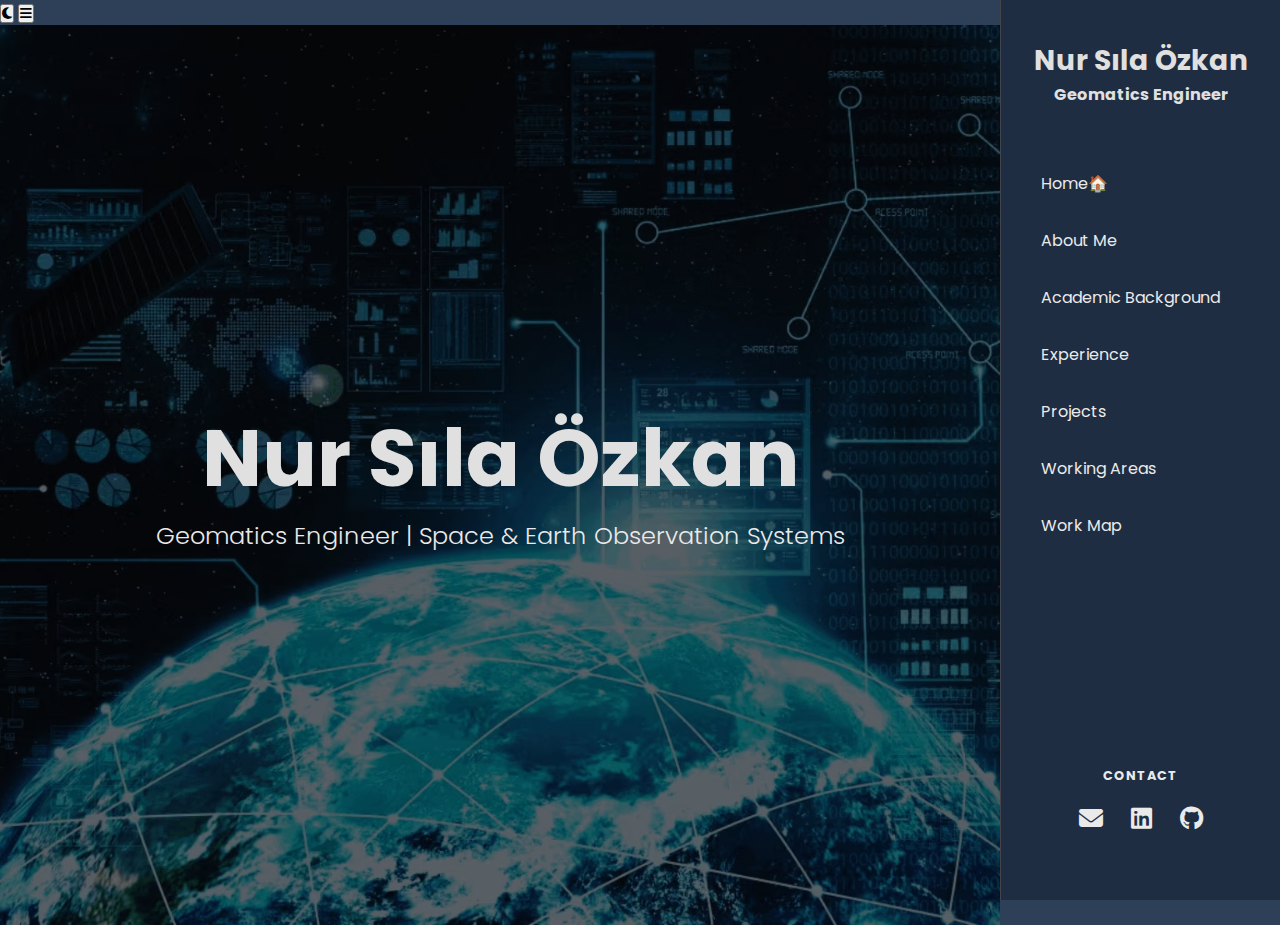
<file: index.html>
<!DOCTYPE html>
<html lang="en">
<head>
    <meta charset="UTF-8">
    <meta name="viewport" content="width=device-width, initial-scale=1.0">
    <title>Nur Sıla Özkan - Geomatics Engineer</title>
    <link rel="stylesheet" href="style.css">
    <script>
  (function() {
    try {
      var theme = localStorage.getItem('theme');
      if (theme === 'dark') {
        document.documentElement.classList.add('dark-mode');
      }
    } catch (e) {
      console.warn('Could not apply saved theme.', e);
    }
  })();
</script>

    <link rel="stylesheet" href="https://cdnjs.cloudflare.com/ajax/libs/font-awesome/6.1.1/css/all.min.css">
    <link href="https://fonts.googleapis.com/css2?family=Poppins:wght@300;400;600;700&display=swap" rel="stylesheet">
</head>
<body>
    
    <button id="theme-toggle-btn" class="theme-switcher" aria-label="Toggle theme">
    <i class="fas fa-moon"></i>
</button>

<button class="menu-toggle" id="menu-toggle" aria-label="Toggle navigation">
    <i class="fas fa-bars"></i>
</button>

    <nav class="sidebar">
        <div class="sidebar-header">
            <h3>Nur Sıla Özkan</h3>
            <h6>Geomatics Engineer</h6>
        </div>
        <ul>
            <li><a href="index.html">Home🏠</a></li>
            <li><a href="aboutme.html">About Me</a></li>
            <li><a href="academic.html">Academic Background</a></li>
            <li><a href="experience.html">Experience</a></li>
            <li><a href="projects.html">Projects</a></li>
            <li><a href="working_areas.html">Working Areas</a></li>
            <li><a href="map.html">Work Map</a></li> 
        </ul>
        <div class="sidebar-footer" id="contact">
            <h4>Contact</h4>
            <div class="contact-links">
                <a href="mailto:na.nu.slaozk@gmail.com" title="Email"><i class="fas fa-envelope"></i></a>
                <a href="https://www.linkedin.com/in/nursilaozkan" target="_blank" title="LinkedIn"><i class="fab fa-linkedin"></i></a>
                <a href="https://github.com/nursla" target="_blank" title="GitHub"><i class="fab fa-github"></i></a>
            </div>
        </div>
    </nav>

    <div class="main-content">
        <section id="home" class="hero-section">
            <div class="hero-text">
                <h1>Nur Sıla Özkan</h1>
                <p>Geomatics Engineer | Space & Earth Observation Systems</p>
            </div>
        </section>
    </div>

    <script src="main.js"></script>


</body>
</html>
</file>
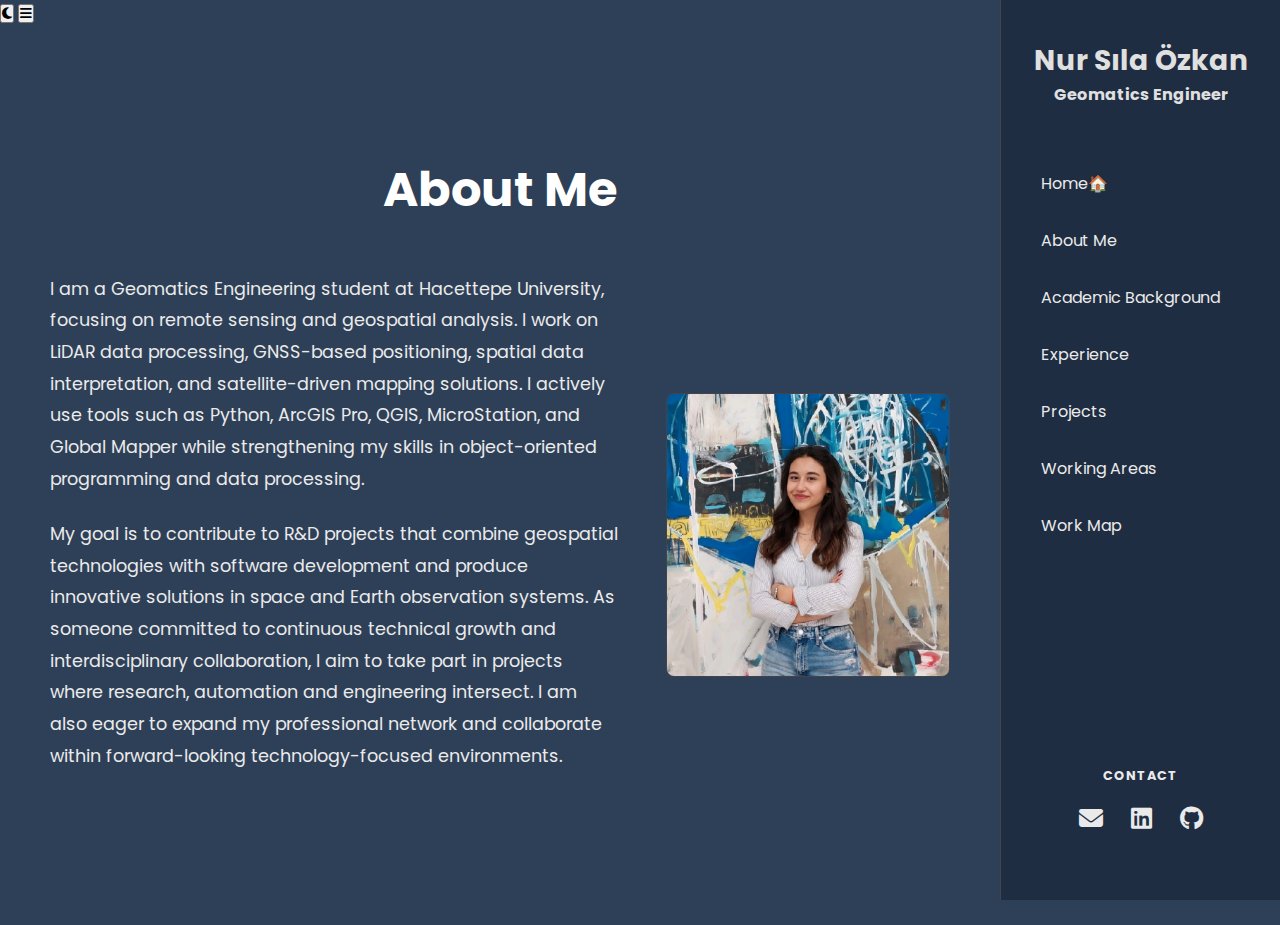
<file: aboutme.html>
<!DOCTYPE html>
<html lang="en">
<head>
    <meta charset="UTF-8">
    <meta name="viewport" content="width=device-width, initial-scale=1.0">
    <title>About Me - Nur Sıla Özkan</title>
    <link rel="stylesheet" href="style.css">
<script>
  (function() {
    try {
      var theme = localStorage.getItem('theme');
      if (theme === 'dark') {
        document.documentElement.classList.add('dark-mode');
      }
    } catch (e) {
      console.warn('Could not apply saved theme.', e);
    }
  })();
</script>

</head>
    <link rel="stylesheet" href="https://cdnjs.cloudflare.com/ajax/libs/font-awesome/6.1.1/css/all.min.css">
    <link href="https://fonts.googleapis.com/css2?family=Poppins:wght@300;400;600;700&display=swap" rel="stylesheet">
</head>
<body>

    <button id="theme-toggle-btn" class="theme-switcher" aria-label="Toggle theme">
    <i class="fas fa-moon"></i>
</button>

<button class="menu-toggle" id="menu-toggle" aria-label="Toggle navigation">
    <i class="fas fa-bars"></i>
</button>

    <nav class="sidebar">
        <div class="sidebar-header">
            <h3>Nur Sıla Özkan</h3>
            <h6>Geomatics Engineer</h6>
        </div>
         <ul>
            <li><a href="index.html">Home🏠</a></li>
            <li><a href="aboutme.html">About Me</a></li>
            <li><a href="academic.html">Academic Background</a></li>
            <li><a href="experience.html">Experience</a></li>
            <li><a href="projects.html">Projects</a></li>
            <li><a href="working_areas.html">Working Areas</a></li>
            <li><a href="map.html">Work Map</a></li> 
        </ul>
        <div class="sidebar-footer" id="contact">
            <h4>Contact</h4>
            <div class="contact-links">
                <a href="mailto:na.nu.slaozk@gmail.com" target="_blank" title="Email"><i class="fas fa-envelope"></i></a>
                <a href="https://www.linkedin.com/in/nursilaozkan" target="_blank" title="LinkedIn"><i class="fab fa-linkedin"></i></a>
                <a href="https://github.com/nursla" target="_blank" title="GitHub"><i class="fab fa-github"></i></a>
            </div>
        </div>
    </nav>

    <div class="main-content">
        <section id="about">
            <h2>About Me</h2>
            <div class="about-container">
                <div class="about-text">
                    <p>I am a Geomatics Engineering student at Hacettepe University, focusing on remote sensing and geospatial analysis. I work on LiDAR data processing, GNSS-based positioning, spatial data interpretation, and satellite-driven mapping solutions. I actively use tools such as Python, ArcGIS Pro, QGIS, MicroStation, and Global Mapper while strengthening my skills in object-oriented programming and data processing.</p>
                    <p>My goal is to contribute to R&D projects that combine geospatial technologies with software development and produce innovative solutions in space and Earth observation systems. As someone committed to continuous technical growth and interdisciplinary collaboration, I aim to take part in projects where research, automation and engineering intersect. I am also eager to expand my professional network and collaborate within forward-looking technology-focused environments.</p>
                </div>
                <div class="about-images">
                    <img src="images/me/Nur.jpeg">
                </div>
            </div>
        </section>
    </div>


    <script src="main.js"></script>
    
    
</body>
</html>
</file>
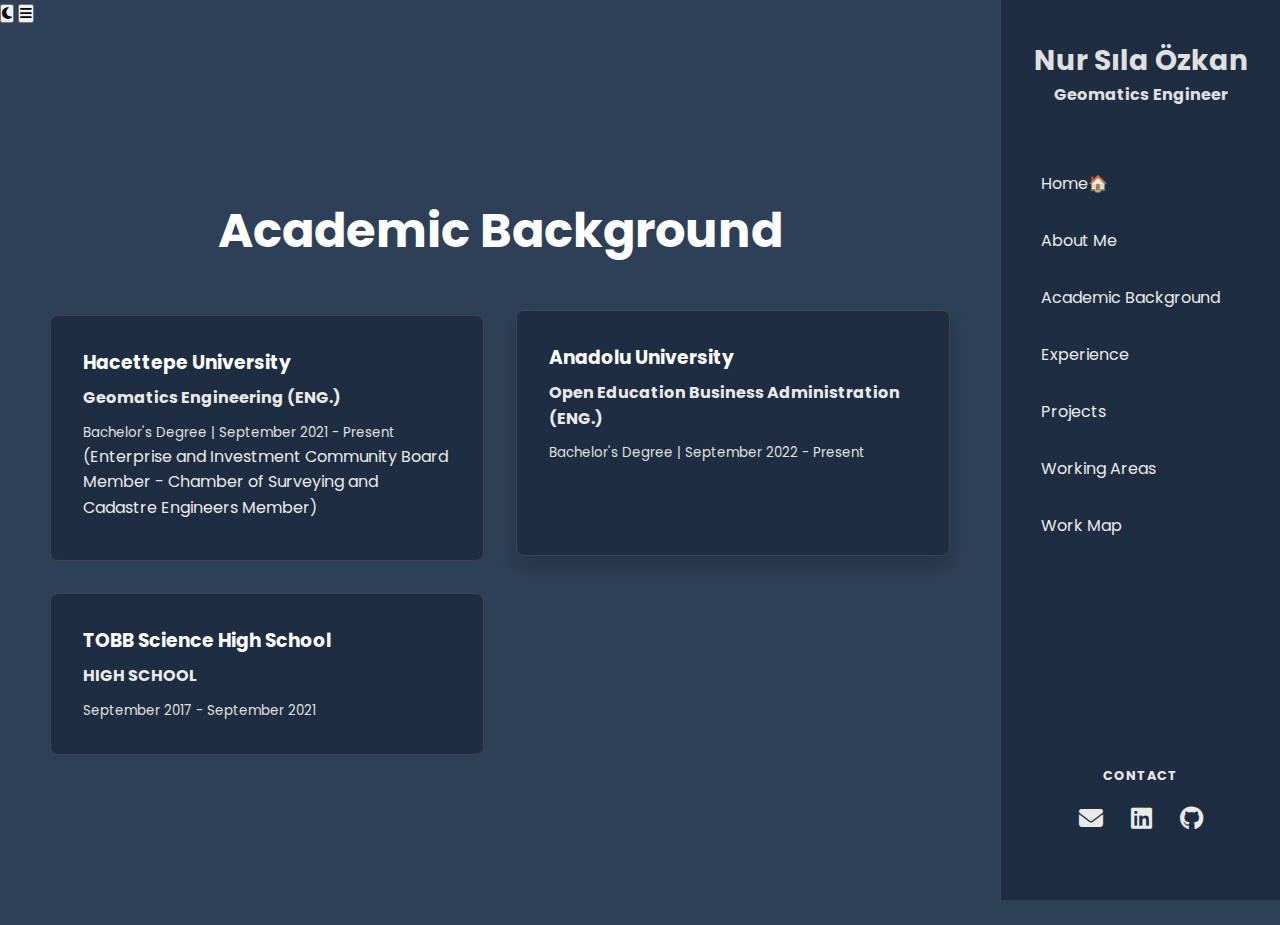
<file: academic.html>
<!DOCTYPE html>
<html lang="en">
<head>
    <meta charset="UTF-8">
    <meta name="viewport" content="width=device-width, initial-scale=1.0">
    <title>Academic Background - Nur Sıla Özkan</title>
    <link rel="stylesheet" href="style.css">
    <script>
  (function() {
    try {
      var theme = localStorage.getItem('theme');
      if (theme === 'dark') {
        document.documentElement.classList.add('dark-mode');
      }
    } catch (e) {
      console.warn('Could not apply saved theme.', e);
    }
  })();
</script>

    <link rel="stylesheet" href="https://cdnjs.cloudflare.com/ajax/libs/font-awesome/6.1.1/css/all.min.css">
    <link href="https://fonts.googleapis.com/css2?family=Poppins:wght@300;400;600;700&display=swap" rel="stylesheet">
</head>
<body>

    <button id="theme-toggle-btn" class="theme-switcher" aria-label="Toggle theme">
    <i class="fas fa-moon"></i>
</button>

<button class="menu-toggle" id="menu-toggle" aria-label="Toggle navigation">
    <i class="fas fa-bars"></i>
</button>

    <nav class="sidebar">
        <div class="sidebar-header">
            <h3>Nur Sıla Özkan</h3>
            <h6>Geomatics Engineer</h6>
        </div>
        <ul>
            <li><a href="index.html">Home🏠</a></li>
            <li><a href="aboutme.html">About Me</a></li>
            <li><a href="academic.html">Academic Background</a></li>
            <li><a href="experience.html">Experience</a></li>
            <li><a href="projects.html">Projects</a></li>
            <li><a href="working_areas.html">Working Areas</a></li>
            <li><a href="map.html">Work Map</a></li> 
        </ul>
        <div class="sidebar-footer" id="contact">
            <h4>Contact</h4>
            <div class="contact-links">
                <a href="mailto:na.nu.slaozk@gmail.com" target="_blank" title="Email"><i class="fas fa-envelope"></i></a>
                <a href="https://www.linkedin.com/in/nursilaozkan" target="_blank" title="LinkedIn"><i class="fab fa-linkedin"></i></a>
                <a href="https://github.com/nursla" target="_blank" title="GitHub"><i class="fab fa-github"></i></a>
            </div>
        </div>
    </nav>

    <div class="main-content">
        <section id="academic">
            <h2>Academic Background</h2>
            <div class="card-container">
                <div class="card">
                    <a href="https://maps.app.goo.gl/ZuvXem5AR5fGRpM3A" target="_blank" class="stretched-link"></a>
                    <h3>Hacettepe University</h3>
                    <p><strong>Geomatics Engineering (ENG.)</strong></p>
                    <small>Bachelor's Degree | September 2021 - Present</small>
                    <p>(Enterprise and Investment Community Board Member - Chamber of Surveying and Cadastre Engineers Member)</p>
                </div>

                <div class="card">
                    <a href="https://maps.app.goo.gl/gPghg9B4SaNDQbQt9" target="_blank" class="stretched-link"></a>
                    <h3>Anadolu University</h3>
                    <p><strong>Open Education Business Administration (ENG.)</strong></p>
                    <small>Bachelor's Degree | September 2022 - Present</small>
                </div>

                <div class="card">
                    <a href="https://maps.app.goo.gl/W43KKhLr7wSe3WLJ9" target="_blank" class="stretched-link"></a>
                    <h3>TOBB Science High School</h3>
                    <p><strong>HIGH SCHOOL</strong></p>
                    <small>September 2017 - September 2021</small>
                </div>
            </div>
        </section>
    </div>


    <script src="main.js"></script>

</body>
</html>
</file>
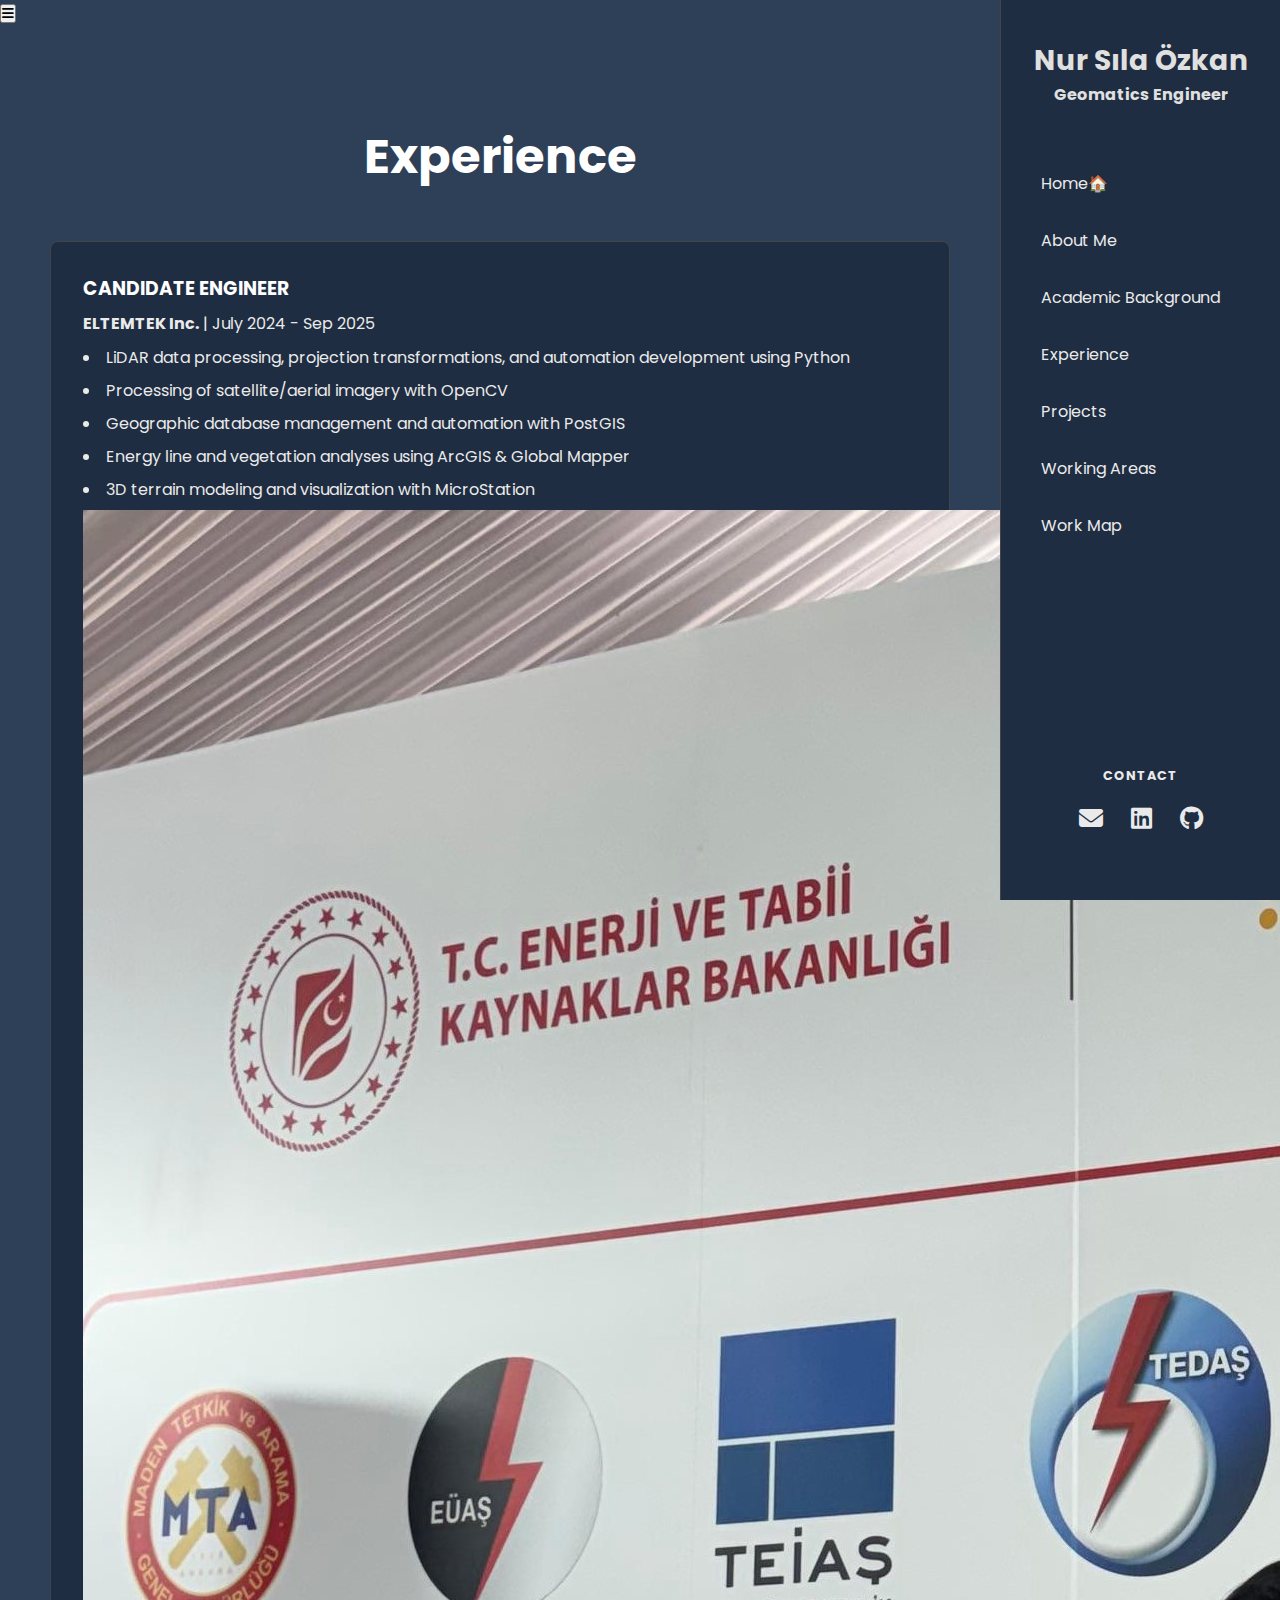
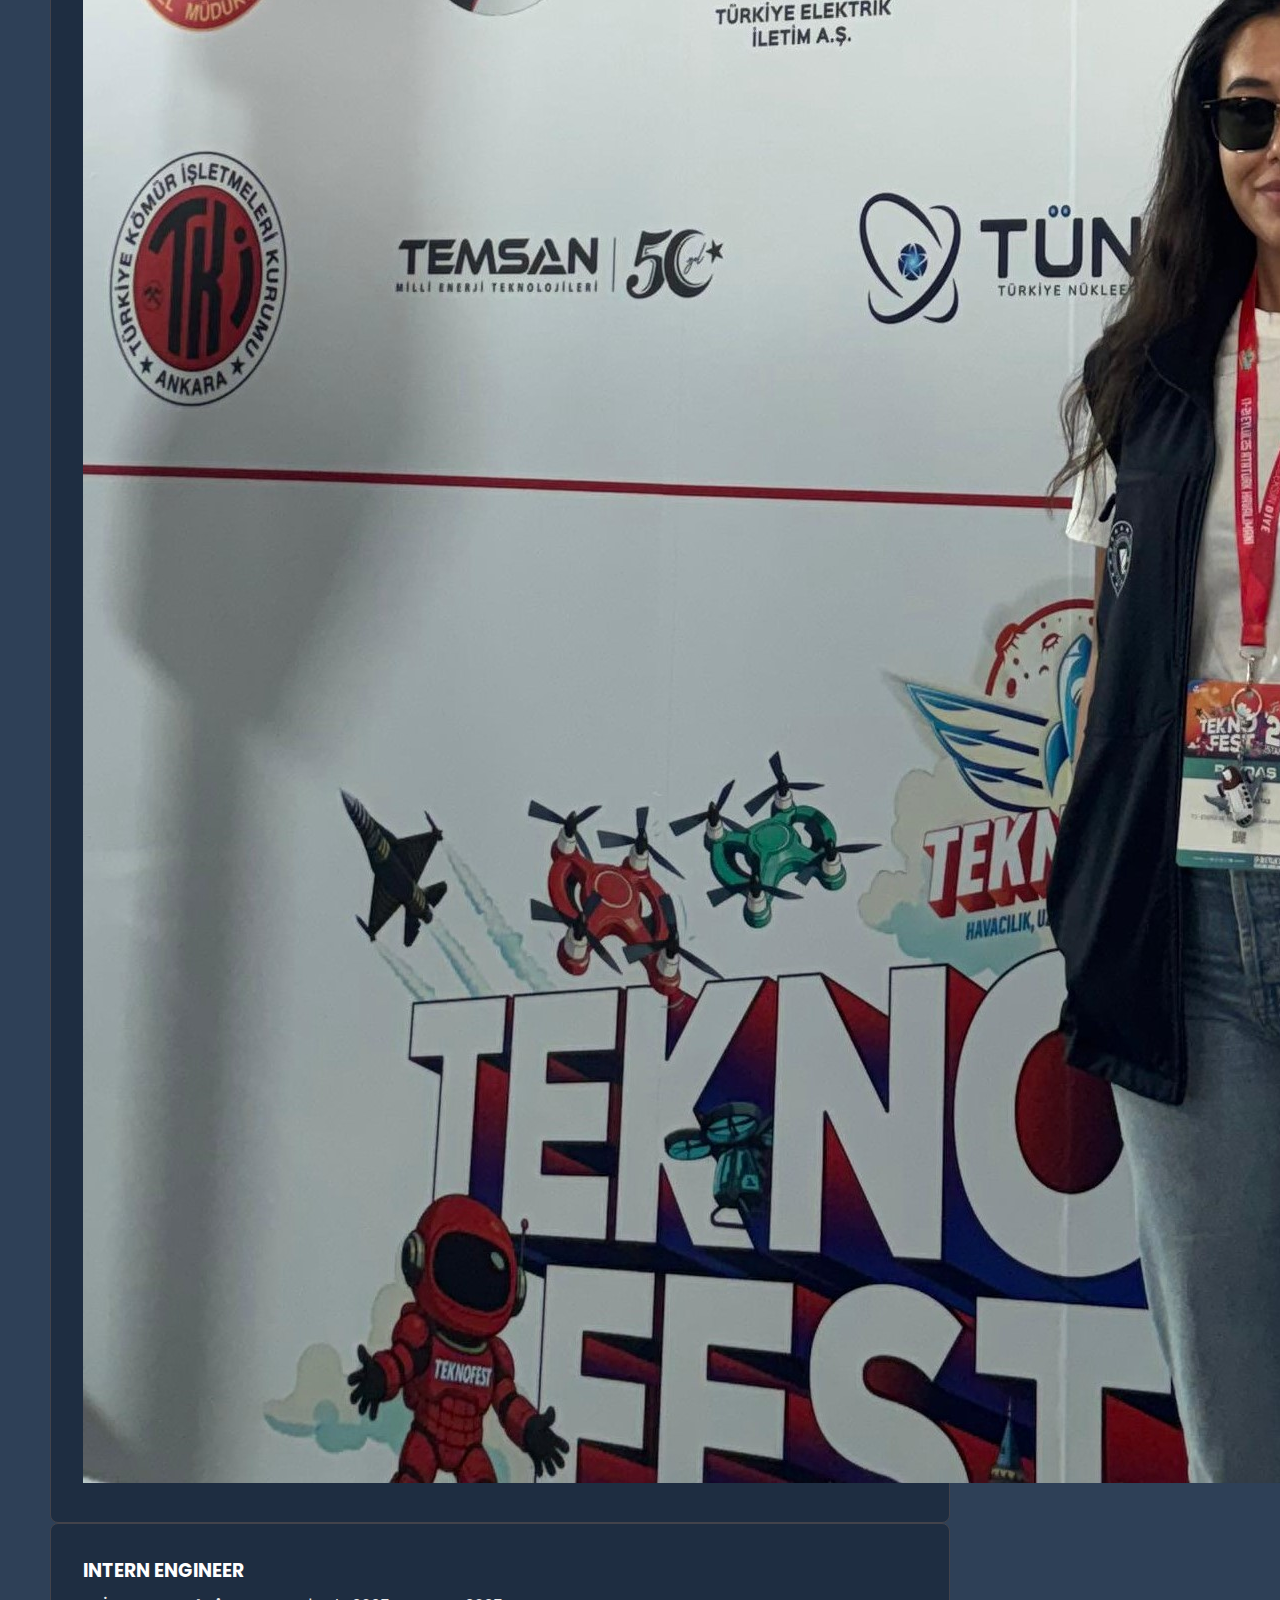
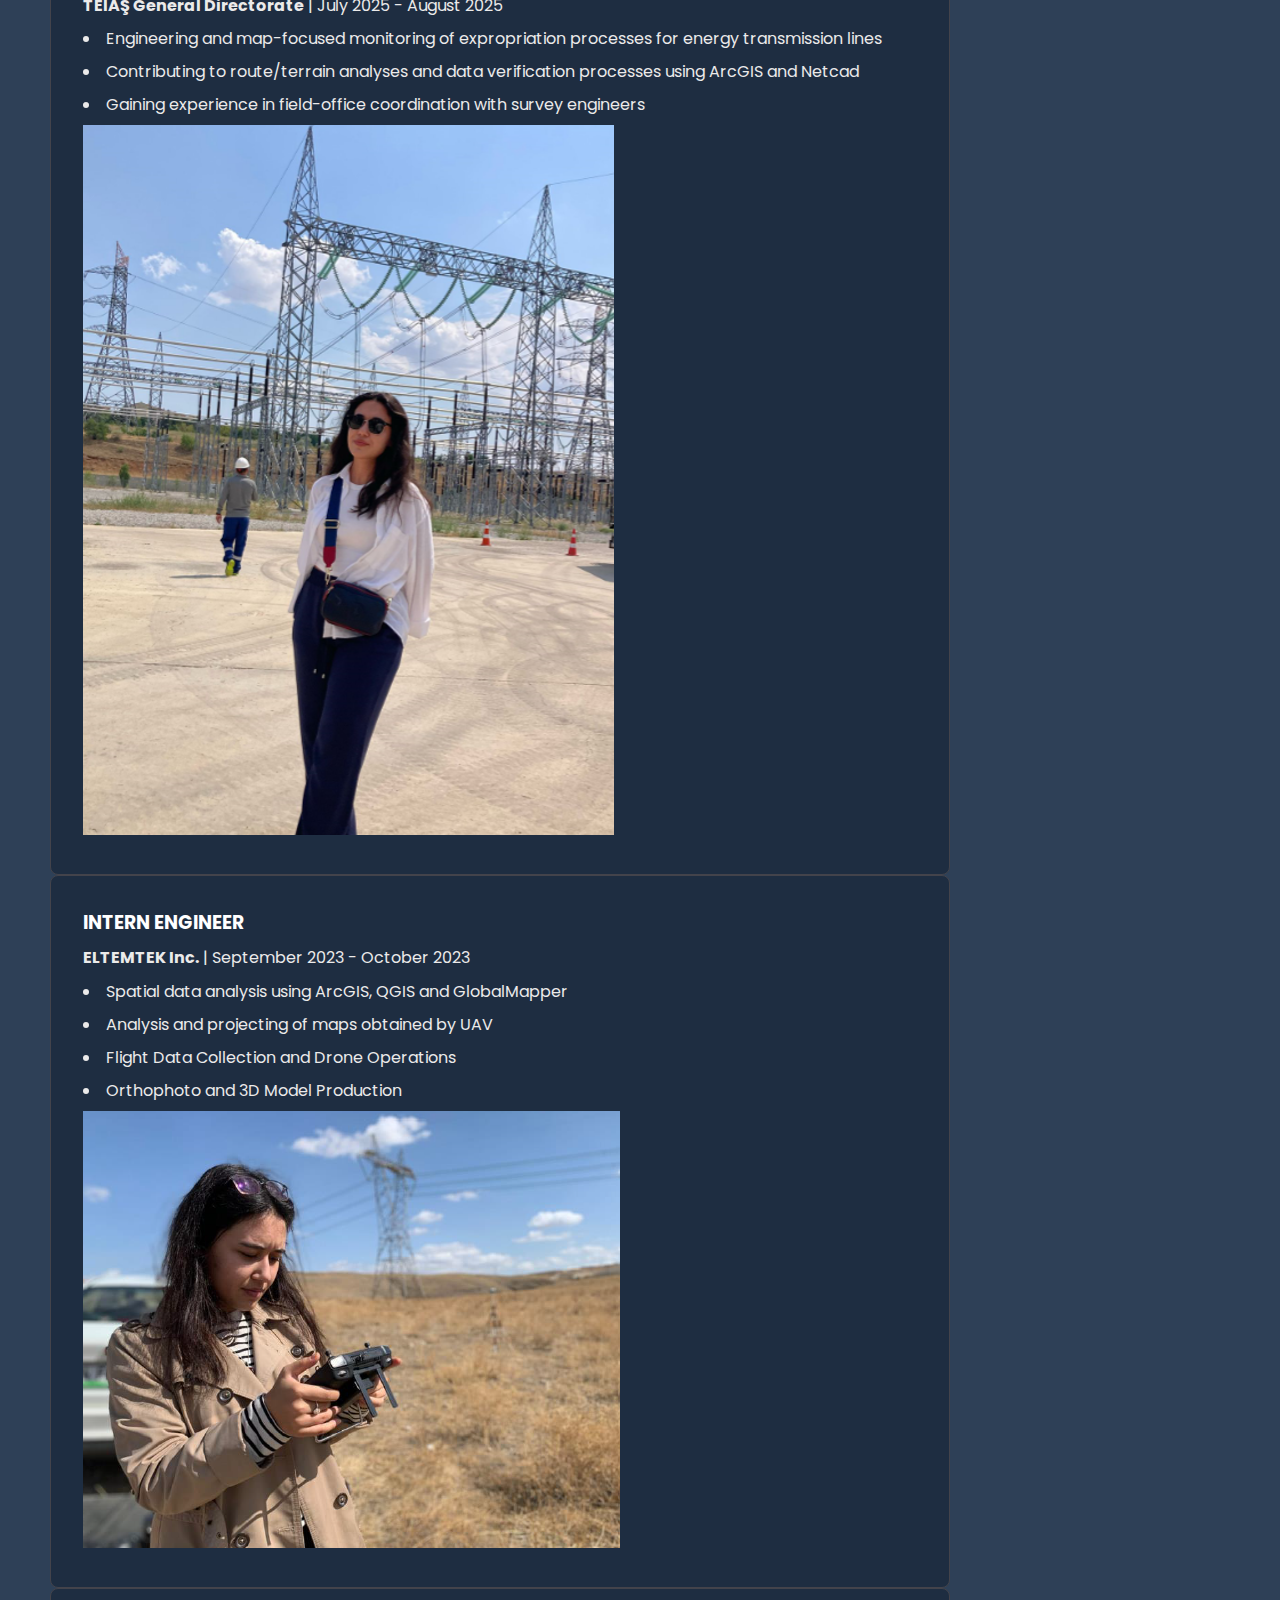
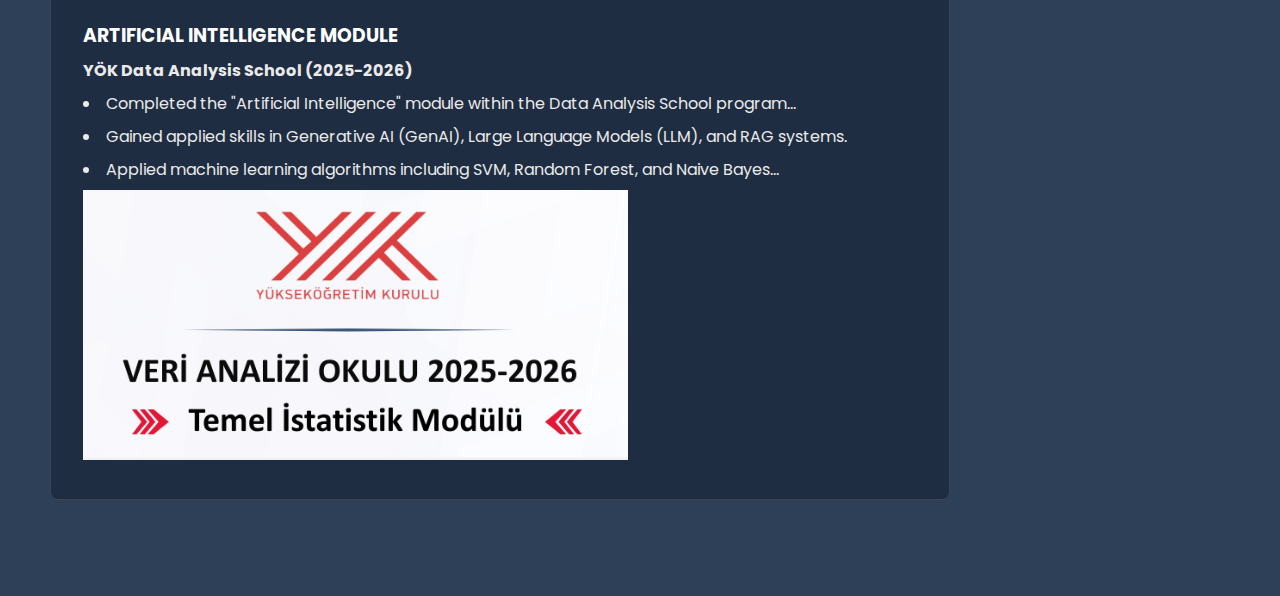
<file: experience.html>
<!DOCTYPE html>
<html lang="en">
<head>
    <meta charset="UTF-8">
    <meta name="viewport" content="width=device-width, initial-scale=1.0">
    <title>Experience - Nur Sıla Özkan</title>
    <link rel="stylesheet" href="style.css">
    <link rel="stylesheet" href="https://cdnjs.cloudflare.com/ajax/libs/font-awesome/6.1.1/css/all.min.css">
    <link href="https://fonts.googleapis.com/css2?family=Poppins:wght@300;400;600;700&display=swap" rel="stylesheet">
</head>
<body>

    <button class="menu-toggle" id="menu-toggle" aria-label="Toggle navigation">
    <i class="fas fa-bars"></i>
</button>

    <nav class="sidebar">
        <div class="sidebar-header">
            <h3>Nur Sıla Özkan</h3>
            <h6>Geomatics Engineer</h6>
        </div>
        <ul>
            <li><a href="index.html">Home🏠</a></li>
            <li><a href="aboutme.html">About Me</a></li>
            <li><a href="academic.html">Academic Background</a></li>
            <li><a href="experience.html">Experience</a></li>
            <li><a href="projects.html">Projects</a></li>
            <li><a href="working_areas.html">Working Areas</a></li>
            <li><a href="map.html">Work Map</a></li> 
        </ul>
        <div class="sidebar-footer" id="contact">
            <h4>Contact</h4>
            <div class="contact-links">
                <a href="mailto:na.nu.slaozk@gmail.com" target="_blank" title="Email"><i class="fas fa-envelope"></i></a>
                <a href="https://www.linkedin.com/in/nursilaozkan" target="_blank" title="LinkedIn"><i class="fab fa-linkedin"></i></a>
                <a href="https://github.com/nursla" target="_blank" title="GitHub"><i class="fab fa-github"></i></a>
            </div>
        </div>
    </nav>

    <div class="main-content">
        <section id="experience">
            <h2>Experience</h2>
            <div class="experience-grid">
                <div class="card">
                    <div class="card-wrapper">
                        <div class="card-text">
                            <h3>CANDIDATE ENGINEER</h3>
                            <p><strong>ELTEMTEK Inc.</strong> | July 2024 - Sep 2025</p>
                            <ul>
                                <li>LiDAR data processing, projection transformations, and automation development using Python</li>
                                <li>Processing of satellite/aerial imagery with OpenCV</li>
                                <li>Geographic database management and automation with PostGIS</li>
                                <li>Energy line and vegetation analyses using ArcGIS & Global Mapper</li>
                                <li>3D terrain modeling and visualization with MicroStation</li>
                            </ul>
                        </div>
                        <div class="card-img">
                            <img src="images/experience/eltemtek2.jpg">
                        </div>
                    </div>
                </div>

                <div class="card">
                    <div class="card-wrapper">
                        <div class="card-text">
                            <h3>INTERN ENGINEER</h3>
                            <p><strong>TEİAŞ General Directorate</strong> | July 2025 - August 2025</p>
                            <ul>
                                <li>Engineering and map-focused monitoring of expropriation processes for energy transmission lines</li>
                                <li>Contributing to route/terrain analyses and data verification processes using ArcGIS and Netcad</li>
                                <li>Gaining experience in field-office coordination with survey engineers</li>
                            </ul>
                        </div>
                        <div class="card-img">
                            <img src="images/experience/teiaş.png">
                        </div>
                    </div>
                </div>

                <div class="card">
                    <div class="card-wrapper">
                        <div class="card-text">
                            <h3>INTERN ENGINEER</h3>
                            <p><strong>ELTEMTEK Inc.</strong> | September 2023 - October 2023</p>
                            <ul>
                                <li>Spatial data analysis using ArcGIS, QGIS and GlobalMapper</li>
                                <li>Analysis and projecting of maps obtained by UAV</li>
                                <li>Flight Data Collection and Drone Operations</li>
                                <li>Orthophoto and 3D Model Production</li>
                            </ul>
                        </div>
                        <div class="card-img">
                            <img src="images/experience/eltemtek1.png">
                        </div>
                    </div>
                </div>
                
                <div class="card">
                    <div class="card-wrapper">
                        <div class="card-text">
                            <h3>ARTIFICIAL INTELLIGENCE MODULE</h3>
                            <p><strong>YÖK Data Analysis School (2025-2026)</strong></p>
                            <ul>
                                <li>Completed the "Artificial Intelligence" module within the Data Analysis School program...</li>
                                <li>Gained applied skills in Generative AI (GenAI), Large Language Models (LLM), and RAG systems.</li>
                                <li>Applied machine learning algorithms including SVM, Random Forest, and Naive Bayes...</li>
                            </ul>
                        </div>
                         <div class="card-img">
                            <img src="images/experience/yok.png">
                        </div>
                    </div>
                </div>
            </div>
        </section>
    </div>


    <script src="main.js"></script>


</body>
</html>
</file>
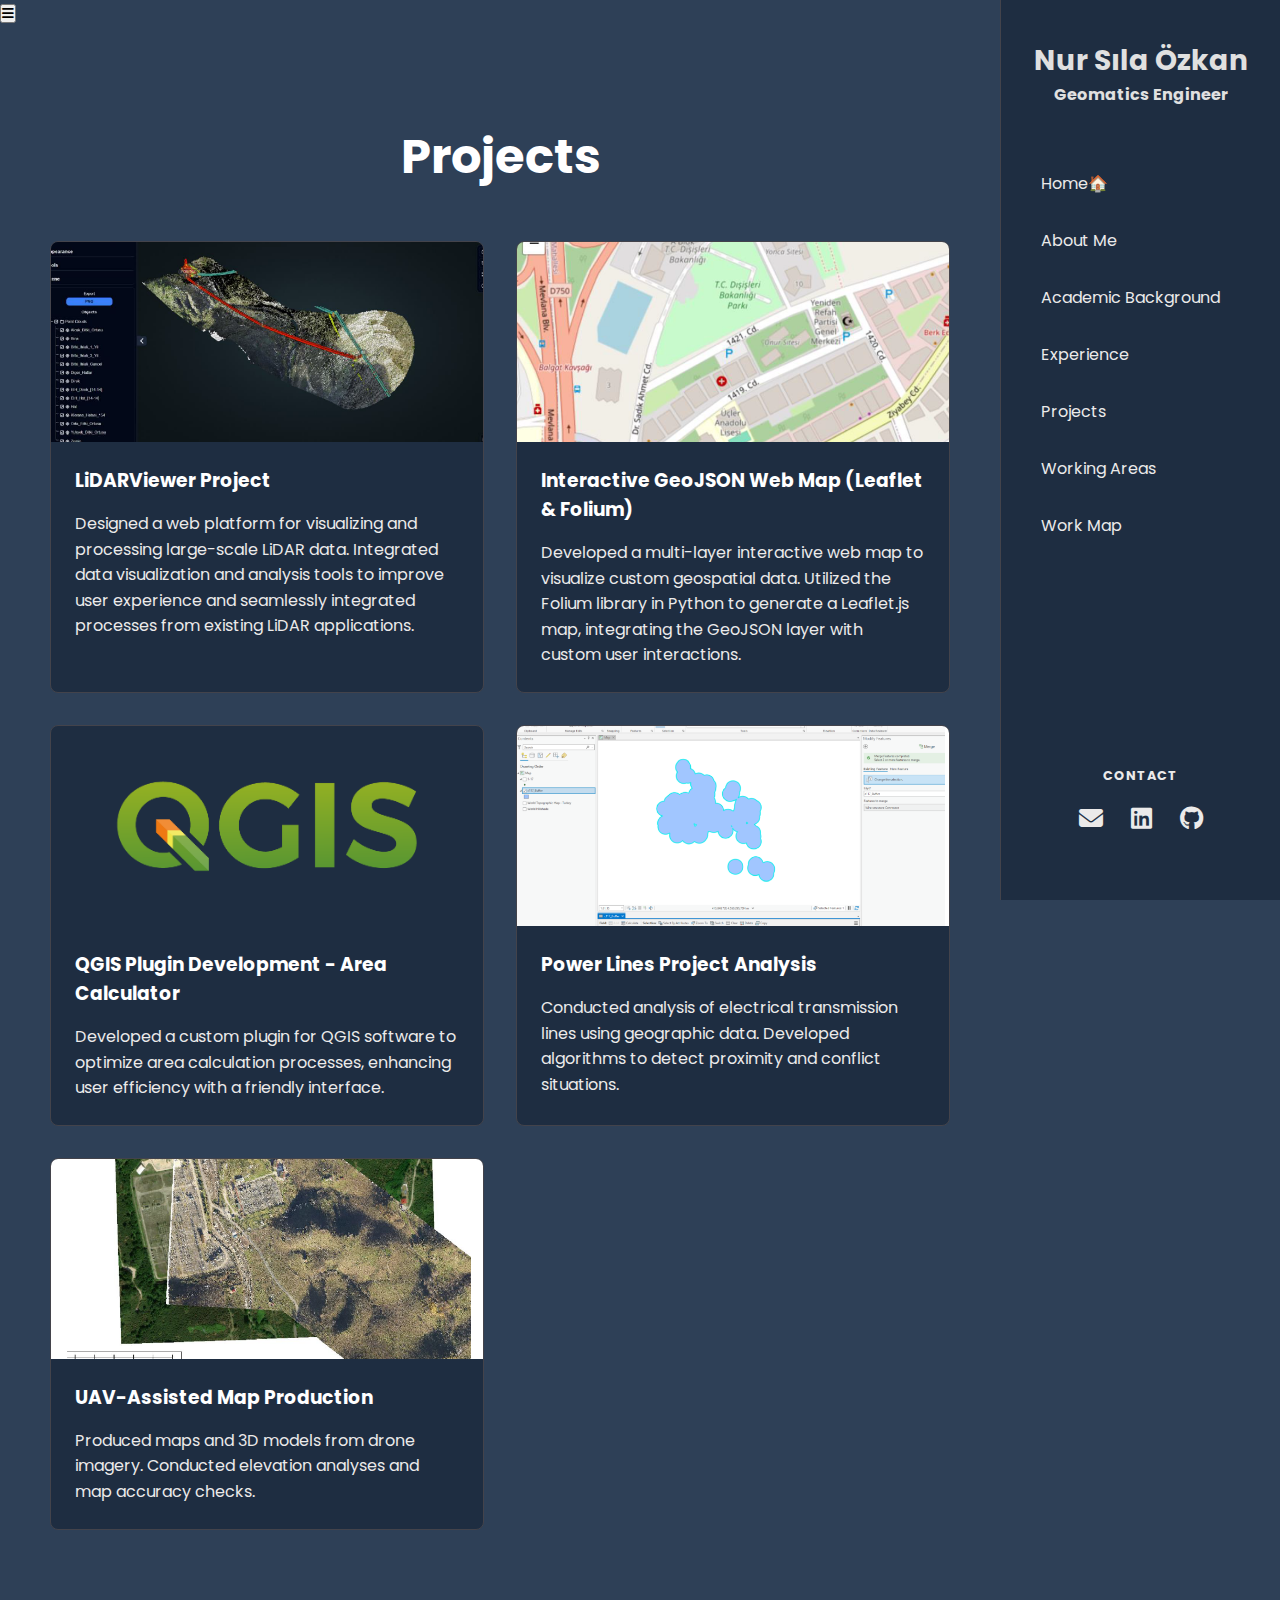
<file: projects.html>
<!DOCTYPE html>
<html lang="en">
<head>
    <meta charset="UTF-8">
    <meta name="viewport" content="width=device-width, initial-scale=1.0">
    <title>Projects - Nur Sıla Özkan</title>
    <link rel="stylesheet" href="style.css">
    <link rel="stylesheet" href="https://cdnjs.cloudflare.com/ajax/libs/font-awesome/6.1.1/css/all.min.css">
    <link href="https://fonts.googleapis.com/css2?family=Poppins:wght@300;400;600;700&display=swap" rel="stylesheet">
</head>
<body>

    <button class="menu-toggle" id="menu-toggle" aria-label="Toggle navigation">
    <i class="fas fa-bars"></i>
</button>


    <nav class="sidebar">
        <div class="sidebar-header">
            <h3>Nur Sıla Özkan</h3>
            <h6>Geomatics Engineer</h6>
        </div>
        <ul>
            <li><a href="index.html">Home🏠</a></li>
            <li><a href="aboutme.html">About Me</a></li>
            <li><a href="academic.html">Academic Background</a></li>
            <li><a href="experience.html">Experience</a></li>
            <li><a href="projects.html">Projects</a></li>
            <li><a href="working_areas.html">Working Areas</a></li>
            <li><a href="map.html">Work Map</a></li> 
        </ul>
        <div class="sidebar-footer" id="contact">
            <h4>Contact</h4>
            <div class="contact-links">
                <a href="mailto:na.nu.slaozk@gmail.com" target="_blank" title="Email"><i class="fas fa-envelope"></i></a>
                <a href="https://www.linkedin.com/in/nursilaozkan" target="_blank" title="LinkedIn"><i class="fab fa-linkedin"></i></a>
                <a href="https://github.com/nursla" target="_blank" title="GitHub"><i class="fab fa-github"></i></a>
            </div>
        </div>
    </nav>

    <div class="main-content">
        <section id="projects">
            <h2>Projects</h2>
            <div class="project-grid">
                <div class="project-card">
                    <img src="images/projects/lidarviewer.png">
                    <div class="project-info">
                        <h3>LiDARViewer Project</h3>
                        <p>Designed a web platform for visualizing and processing large-scale LiDAR data. Integrated data visualization and analysis tools to improve user experience and seamlessly integrated processes from existing LiDAR applications.</p>
                    </div>
                </div>
                <div class="project-card">
                    <img src="images/projects/leaflet.png">
                    <div class="project-info">
                        <h3>Interactive GeoJSON Web Map (Leaflet & Folium)</h3>
                        <p>Developed a multi-layer interactive web map to visualize custom geospatial data. Utilized the Folium library in Python to generate a Leaflet.js map, integrating the GeoJSON layer with custom user interactions.</p>
                    </div>
                </div>
                <div class="project-card">
                    <img src="images/projects/qgis-logo.png">
                    <div class="project-info">
                        <h3>QGIS Plugin Development - Area Calculator</h3>
                        <p>Developed a custom plugin for QGIS software to optimize area calculation processes, enhancing user efficiency with a friendly interface.</p>
                    </div>
                </div>
                <div class="project-card">
                    <img src="images/projects/arcgsı.png">
                    <div class="project-info">
                        <h3>Power Lines Project Analysis</h3>
                        <p>Conducted analysis of electrical transmission lines using geographic data. Developed algorithms to detect proximity and conflict situations.</p>
                    </div>
                </div>
                <div class="project-card">
                    <img src="images/projects/veriisleme.png">
                    <div class="project-info">
                        <h3>UAV-Assisted Map Production</h3>
                        <p>Produced maps and 3D models from drone imagery. Conducted elevation analyses and map accuracy checks.</p>
                    </div>
                </div>
            </div>
        </section>
    </div>

    <script src="main.js"></script>


</body>
</html>
</file>
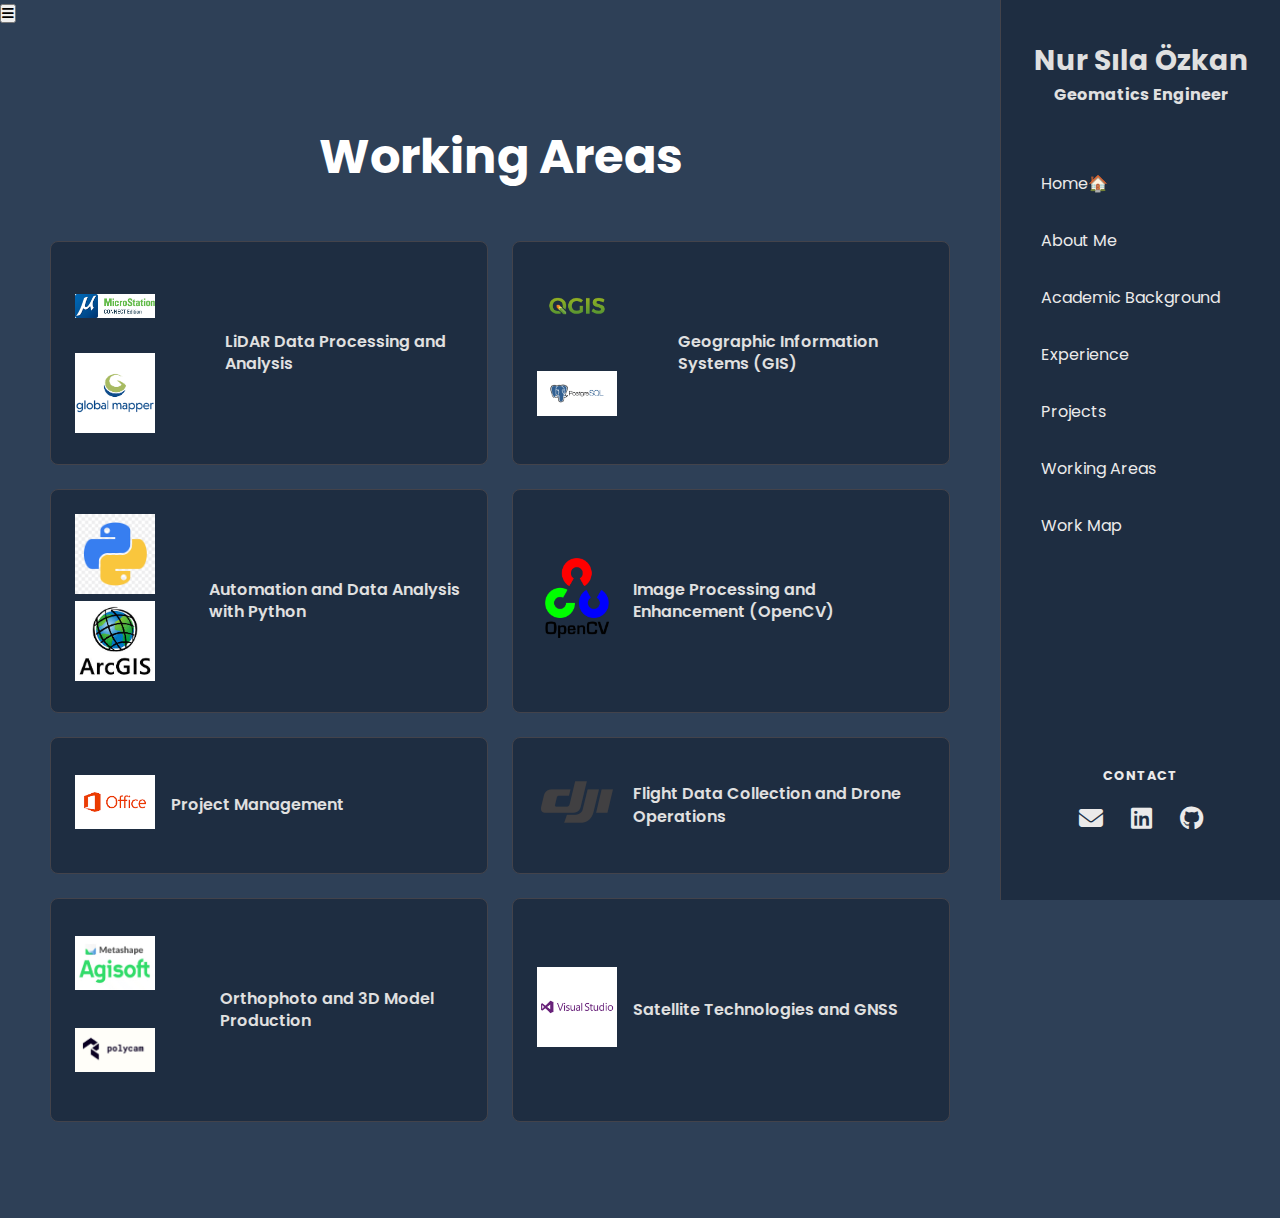
<file: working_areas.html>
<!DOCTYPE html>
<html lang="en">
<head>
    <meta charset="UTF-8">
    <meta name="viewport" content="width=device-width, initial-scale=1.0">
    <title>Working Areas - Nur Sıla Özkan</title>
    <link rel="stylesheet" href="style.css">
    <link rel="stylesheet" href="https://cdnjs.cloudflare.com/ajax/libs/font-awesome/6.1.1/css/all.min.css">
    <link href="https://fonts.googleapis.com/css2?family=Poppins:wght@300;400;600;700&display=swap" rel="stylesheet">
</head>
<body>

    <button class="menu-toggle" id="menu-toggle" aria-label="Toggle navigation">
    <i class="fas fa-bars"></i>
</button>

    <nav class="sidebar">
        <div class="sidebar-header">
            <h3>Nur Sıla Özkan</h3>
            <h6>Geomatics Engineer</h6>
        </div>
        <ul>
            <li><a href="index.html">Home🏠</a></li>
            <li><a href="aboutme.html">About Me</a></li>
            <li><a href="academic.html">Academic Background</a></li>
            <li><a href="experience.html">Experience</a></li>
            <li><a href="projects.html">Projects</a></li>
            <li><a href="working_areas.html">Working Areas</a></li>
            <li><a href="map.html">Work Map</a></li> 
        </ul>
        <div class="sidebar-footer" id="contact">
            <h4>Contact</h4>
            <div class="contact-links">
                <a href="mailto:na.nu.slaozk@gmail.com" target="_blank" title="Email"><i class="fas fa-envelope"></i></a>
                <a href="https://www.linkedin.com/in/nursilaozkan" target="_blank" title="LinkedIn"><i class="fab fa-linkedin"></i></a>
                <a href="https://github.com/nursla" target="_blank" title="GitHub"><i class="fab fa-github"></i></a>
            </div>
        </div>
    </nav>

    <div class="main-content">
        <section id="areas">
            <h2>Working Areas</h2>
            <div class="area-grid">
                <div class="area-card">
                    <div class="area-logos">
                        <img src="images/skills/microstation-logo.jpg">
                        <img src="images/skills/globalmapper-logo.png">
                    </div>
                    <p>LiDAR Data Processing and Analysis</p>
                </div>
                <div class="area-card">
                     <div class="area-logos">
                        <img src="images/skills/qgis-logo.png">
                        <img src="images/skills/postgres-logo.png">
                    </div>
                    <p>Geographic Information Systems (GIS)</p>
                </div>
                <div class="area-card">
                    <div class="area-logos">
                        <img src="images/skills/python-logo.png">
                        <img src="images/skills/arcgis-logo.jpeg">
                    </div>
                    <p>Automation and Data Analysis with Python</p>
                </div>
                <div class="area-card">
                     <div class="area-logos">
                       <img src="images/skills/opencv_logo.png">
                    </div>
                    <p>Image Processing and Enhancement (OpenCV)</p>
                </div>
                <div class="area-card">
                    <div class="area-logos">
                        <img src="images/skills/MS-logo.png">
                    </div>
                    <p>Project Management</p>
                </div>
                <div class="area-card">
                     <div class="area-logos">
                        <img src="images/skills/dji-logo.png">
                    </div>
                    <p>Flight Data Collection and Drone Operations</p>
                </div>
                <div class="area-card">
                    <div class="area-logos">
                        <img src="images/skills/agisoft.png">
                        <img src="images/skills/polycam.png">
                    </div>
                    <p>Orthophoto and 3D Model Production</p>
                </div>
                <div class="area-card">
                     <div class="area-logos">
                        <img src="images/skills/visualstudio-logo.png">
                    </div>
                    <p>Satellite Technologies and GNSS</p>
                </div>
            </div>
        </section>
    </div>

    <script src="main.js"></script>


</body>
</html>
</file>
<file: style.css>
:root {
    --bg-dark: #2e4057;
    --bg-light: #1e2d41;
    --text-primary: #e0e0e0;
    --text-secondary: #ebeaea;
    --accent-color: #ffffff;
    --border-color: #43434b;
    --font-main: 'Poppins', sans-serif;
    --sidebar-width: 280px;
}

* {
    box-sizing: border-box;
    margin: 0;
    padding: 0;
}

html {
    scroll-behavior: smooth;
}

body {
    font-family: var(--font-main);
    background-color: var(--bg-dark);
    color: var(--text-primary);
}

.sidebar {
    width: var(--sidebar-width);
    height: 100vh;
    position: fixed;
    top: 0;
    right: 0;
    background-color: var(--bg-light);
    border-left: 1px solid var(--border-color);
    display: flex;
    flex-direction: column;
    padding: 2.5rem 0;
    z-index: 1000;
}

.sidebar-header {
    text-align: center;
    padding: 0 1.5rem;
    margin-bottom: 3rem;
    font-size: 1.5rem;
    font-weight: 700;
}

.sidebar ul {
    list-style: none;
    flex-grow: 1;
}

.sidebar ul li a {
    display: block;
    color: var(--text-secondary);
    text-decoration: none;
    padding: 1rem 2.5rem;
    font-weight: 400;
    font-size: 1rem;
    transition: all 0.3s ease;
}

.sidebar ul li a:hover {
    color: var(--accent-color);
    background-color: #222;
}

.sidebar-footer {
    padding: 1.5rem 2.5rem;
    text-align: center;
}

.sidebar-footer h4 {
    margin-bottom: 1rem;
    color: var(--text-secondary);
    text-transform: uppercase;
    font-size: 0.8rem;
    letter-spacing: 1px;
}

.contact-links a {
    color: var(--text-secondary);
    font-size: 1.5rem;
    margin: 0 0.75rem;
    transition: color 0.3s ease;
}

.contact-links a:hover {
    color: var(--accent-color);
}


.main-content {
    margin-right: var(--sidebar-width);
    padding-left: 0;
    padding-right: 0;
}

section {
    min-height: 100vh;
    border-bottom: 1px solid var(--border-color);
    padding: 6rem 5%;
    display: flex;
    flex-direction: column;
    justify-content: center;
}

section:last-child {
    border-bottom: none;
}

section h2 {
    font-size: 3rem;
    font-weight: 700;
    margin-bottom: 3rem;
    text-align: center;
    color: var(--accent-color);
}

.hero-section {
    padding: 0; 
    justify-content: center;
    text-align: center;
    background-size: cover;
    background-position: center;
    position: relative;
    background-image: url('images/GIF.avif');
}

.hero-section::before { 
    content: '';
    position: absolute;
    top: 0; left: 0; right: 0; bottom: 0;
    background: rgba(0,0,0,0.6);
}

.hero-text {
    position: relative;
    z-index: 5;
}

.hero-text h1 {
    font-size: 5rem;
    font-weight: 700;
}

.hero-text p {
    font-size: 1.5rem;
    color: var(--text-secondary);
    font-weight: 300;
}

.about-container {
    display: flex;
    align-items: center;
    gap: 3rem;
}

.about-text {
    flex: 2;
    font-size: 1.1rem;
    line-height: 1.8;
    color: var(--text-secondary);
}

.about-text p {
    margin-bottom: 1.5rem;
}

.about-images {
    flex: 1;
    display: flex;
    flex-direction: column;
    gap: 1rem;
}

.about-images img {
    width: 100%;
    border-radius: 8px;
    border: 1px solid var(--border-color);
}

.card-container {
    display: grid;
    grid-template-columns: repeat(auto-fit, minmax(300px, 1fr));
    gap: 2rem;
}

.card {
    background: var(--bg-light);
    padding: 2rem;
    border-radius: 8px;
    border: 1px solid var(--border-color);
    transition: transform 0.3s ease, box-shadow 0.3s ease;
}

.card:hover {
    transform: translateY(-5px);
    box-shadow: 0 10px 20px rgba(0,0,0,0.2);
}

.card h3 {
    color: var(--accent-color);
    margin-bottom: 0.5rem;
}
.card p {
    color: var(--text-secondary);
    margin-bottom: 0.5rem;
    line-height: 1.6;
}
.card ul {
    list-style-position: inside;
    color: var(--text-secondary);
}
.card ul li {
    margin-bottom: 0.5rem;
}

.area-grid {
    display: grid;
    grid-template-columns: repeat(auto-fit, minmax(300px, 1fr));
    gap: 1.5rem;
}

.area-card {
    background: var(--bg-light);
    border: 1px solid var(--border-color);
    border-radius: 8px;
    padding: 1.5rem;
    display: flex; 
    align-items: center; 
    gap: 1rem; 
    transition: transform 0.3s ease, box-shadow 0.3s ease;
}

.area-card:hover {
    transform: translateY(-5px); 
    box-shadow: 0 10px 20px rgba(0,0,0,0.2);
    border-color: var(--accent-color); 
}

.area-card img {
    height: 80px; 
    width: 80px;  
    object-fit: contain; 
    flex-shrink: 0; 
}

.area-card p {
    font-weight: 600;
    color: var(--text-primary);
    font-size: 1rem;
    line-height: 1.4;
}

.project-grid {
    display: grid;
    grid-template-columns: 1fr 1fr;
    gap: 2rem;
}

.project-card {
    background: var(--bg-light);
    border-radius: 8px;
    border: 1px solid var(--border-color);
    overflow: hidden;
    display: flex;
    flex-direction: column;
}

.project-card img {
    width: 100%;
    height: 200px;
    object-fit: cover;
}

.project-info {
    padding: 1.5rem;
}

.project-info h3 {
    color: var(--accent-color);
    margin-bottom: 1rem;
}

.project-info p {
    color: var(--text-secondary);
    line-height: 1.6;
}

.stretched-link {
    position: absolute; 
    top: 0;
    left: 0;
    right: 0;
    bottom: 0;
    z-index: 1; 
}
</file>
